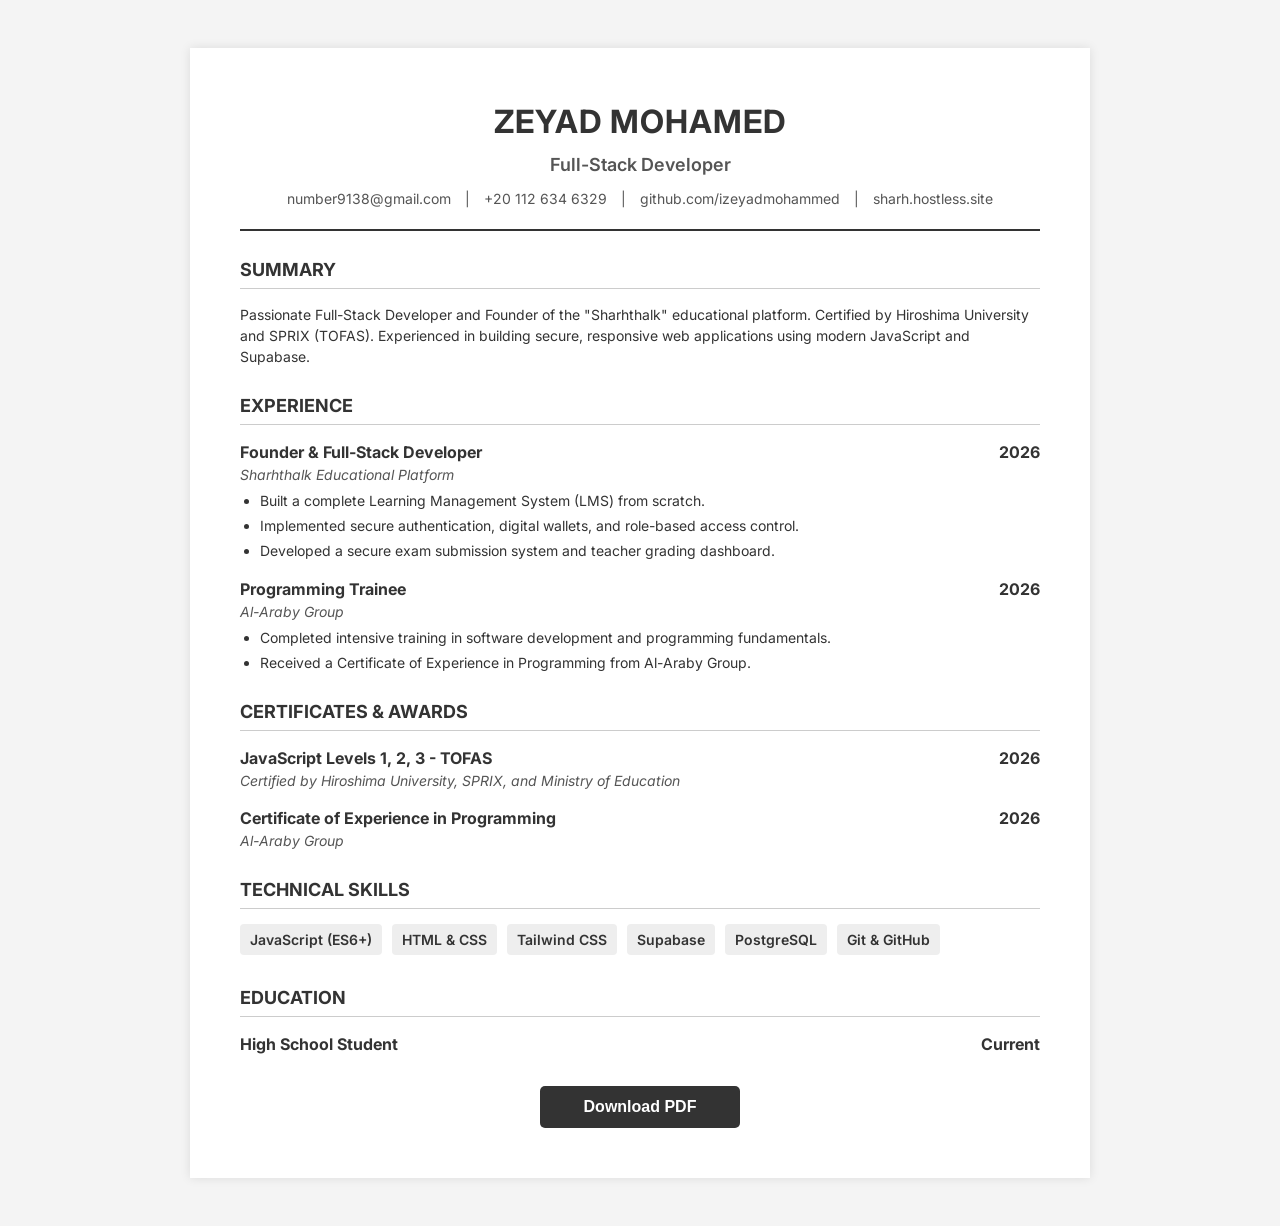
<file: cv.html>
<!DOCTYPE html>
<html lang="en" dir="ltr">
<head>
  <meta charset="UTF-8">
  <meta name="viewport" content="width=device-width, initial-scale=1.0">
  <title>Zeyad Mohamed | CV</title>
  <link href="https://fonts.googleapis.com/css2?family=Inter:wght@400;600;700&display=swap" rel="stylesheet">
  <style>
    body { font-family: 'Inter', Arial, sans-serif; background: #f4f4f4; color: #333; padding: 40px 20px; line-height: 1.5; }
    .cv-page { max-width: 800px; margin: 0 auto; background: white; padding: 50px; box-shadow: 0 0 10px rgba(0,0,0,0.1); }
    
    header { text-align: center; border-bottom: 2px solid #333; padding-bottom: 20px; margin-bottom: 25px; }
    h1 { font-size: 32px; text-transform: uppercase; letter-spacing: 1px; margin: 0 0 5px 0; }
    .role { font-size: 18px; font-weight: 600; color: #555; margin-bottom: 10px; }
    .contact { font-size: 14px; color: #555; }
    .contact span { margin: 0 10px; }
    
    h2 { font-size: 18px; text-transform: uppercase; border-bottom: 1px solid #ccc; padding-bottom: 5px; margin-top: 25px; margin-bottom: 15px; }
    
    .item { margin-bottom: 15px; }
    .item-header { display: flex; justify-content: space-between; font-weight: 700; font-size: 16px; }
    .item-sub { font-style: italic; color: #555; font-size: 14px; margin-bottom: 5px; }
    
    ul { margin-top: 5px; padding-left: 20px; }
    li { margin-bottom: 4px; font-size: 14px; }
    
    .skills-list { list-style: none; padding: 0; display: flex; flex-wrap: wrap; gap: 10px; }
    .skills-list li { background: #eee; padding: 5px 10px; border-radius: 4px; font-size: 14px; font-weight: 600; }

    .print-btn { display: block; width: 200px; margin: 30px auto 0; padding: 12px; background: #333; color: white; text-align: center; font-weight: bold; border: none; cursor: pointer; border-radius: 5px; font-size: 16px; }
    
    @media print {
      body { background: white; padding: 0; }
      .cv-page { box-shadow: none; padding: 0; max-width: 100%; }
      .print-btn { display: none; }
    }
  </style>
</head>
<body>

  <div class="cv-page">
    
    <header>
      <h1>Zeyad Mohamed</h1>
      <div class="role">Full-Stack Developer</div>
      <div class="contact">
        <span>number9138@gmail.com</span> | 
        <span>+20 112 634 6329</span> | 
        <span>github.com/izeyadmohammed</span> |
        <span>sharh.hostless.site</span>
      </div>
    </header>

    <h2>Summary</h2>
    <p style="font-size: 14px;">Passionate Full-Stack Developer and Founder of the "Sharhthalk" educational platform. Certified by Hiroshima University and SPRIX (TOFAS). Experienced in building secure, responsive web applications using modern JavaScript and Supabase.</p>

    <h2>Experience</h2>
    <div class="item">
      <div class="item-header">
        <span>Founder & Full-Stack Developer</span>
        <span>2026</span>
      </div>
      <div class="item-sub">Sharhthalk Educational Platform</div>
      <ul>
        <li>Built a complete Learning Management System (LMS) from scratch.</li>
        <li>Implemented secure authentication, digital wallets, and role-based access control.</li>
        <li>Developed a secure exam submission system and teacher grading dashboard.</li>
      </ul>
    </div>

    <div class="item">
      <div class="item-header">
        <span>Programming Trainee</span>
        <span>2026</span>
      </div>
      <div class="item-sub">Al-Araby Group</div>
      <ul>
        <li>Completed intensive training in software development and programming fundamentals.</li>
        <li>Received a Certificate of Experience in Programming from Al-Araby Group.</li>
      </ul>
    </div>

    <h2>Certificates & Awards</h2>
    <div class="item">
      <div class="item-header">
        <span>JavaScript Levels 1, 2, 3 - TOFAS</span>
        <span>2026</span>
      </div>
      <div class="item-sub">Certified by Hiroshima University, SPRIX, and Ministry of Education</div>
    </div>
    <div class="item">
      <div class="item-header">
        <span>Certificate of Experience in Programming</span>
        <span>2026</span>
      </div>
      <div class="item-sub">Al-Araby Group</div>
    </div>

    <h2>Technical Skills</h2>
    <ul class="skills-list">
      <li>JavaScript (ES6+)</li>
      <li>HTML & CSS</li>
      <li>Tailwind CSS</li>
      <li>Supabase</li>
      <li>PostgreSQL</li>
      <li>Git & GitHub</li>
    </ul>

    <h2>Education</h2>
    <div class="item">
      <div class="item-header">
        <span>High School Student</span>
        <span>Current</span>
      </div>
    </div>

    <button class="print-btn" onclick="window.print()">Download PDF</button>

  </div>

</body>
</html>
</file>
